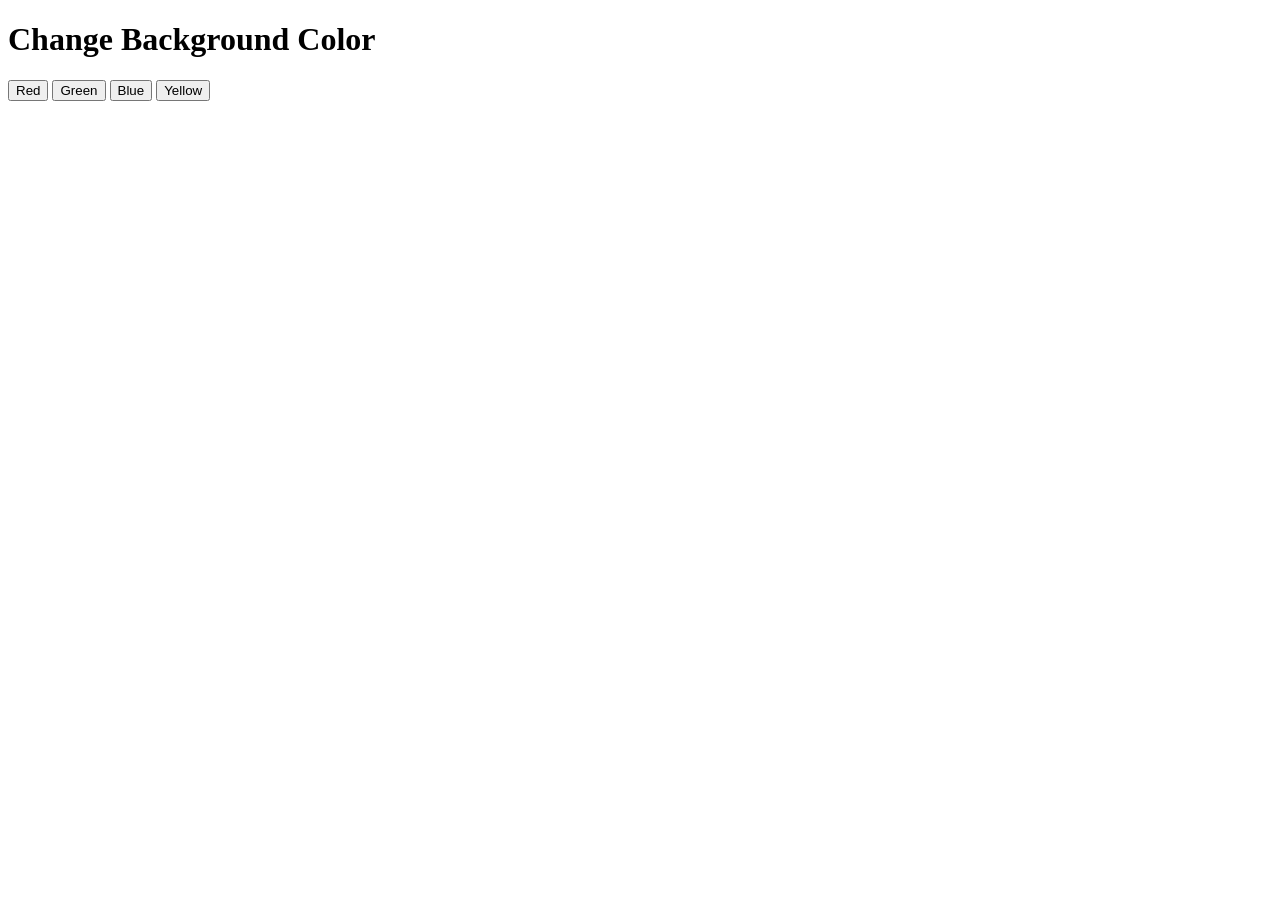
<file: 01_JavaScript/03_project/01-colorchange/index.html>
<!DOCTYPE html>
<html lang="en">
<head>
    <meta charset="UTF-8">
    <meta name="viewport" content="width=device-width, initial-scale=1.0">
    <title>Color Changer</title>
</head>
<body>
    <h1>Change Background Color</h1>
        <button class="color-button" id="red">Red</button>
        <button class="color-button" id="green">Green</button>
        <button class="color-button" id="blue">Blue</button>
        <button class="color-button" id="yellow">Yellow</button>
    <script src="codewithHemant.js"></script>
</body>
</html>
</file>
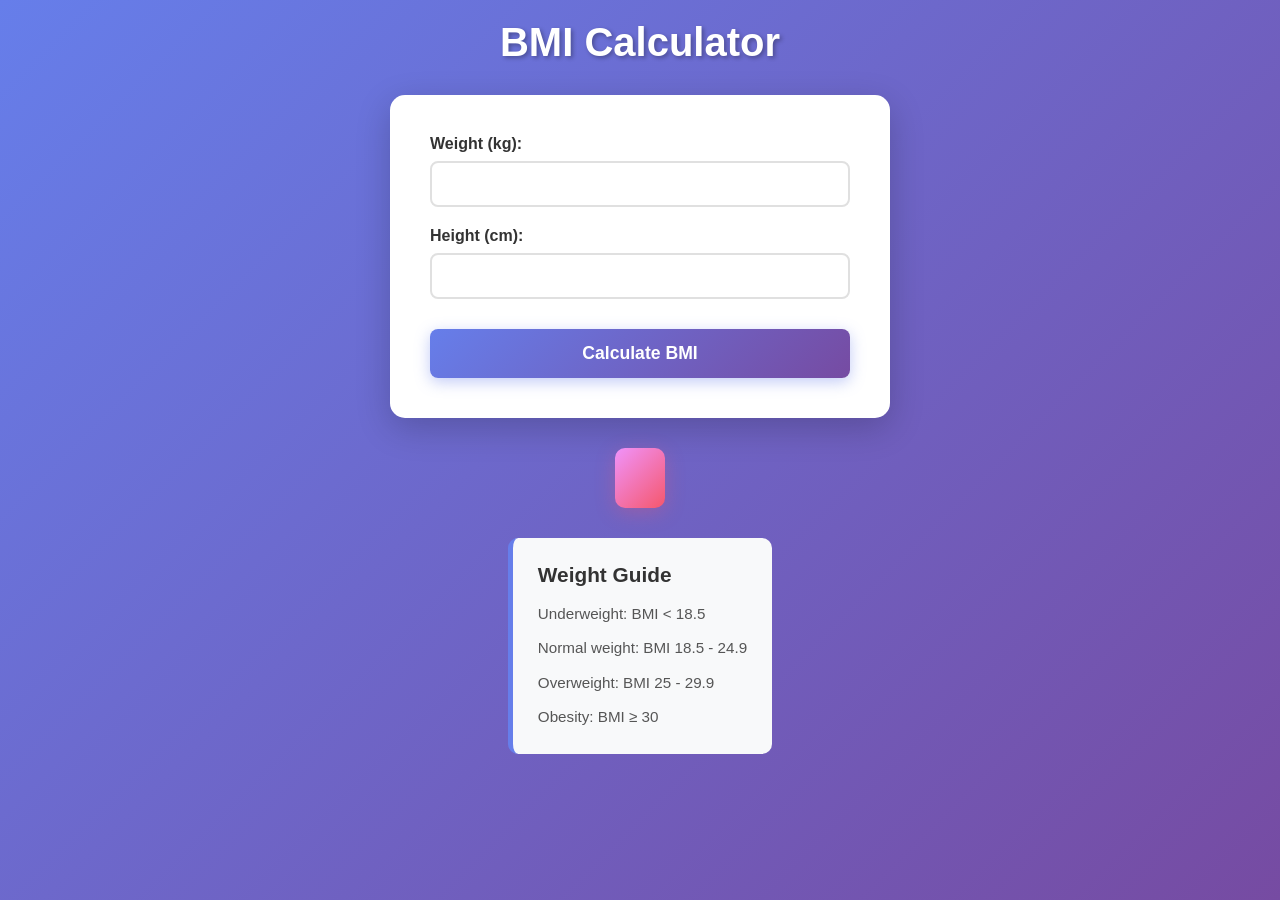
<file: 01_JavaScript/03_project/02-BMICalculator/index.html>
<!DOCTYPE html>
<html lang="en">
<head>
    <meta charset="UTF-8">
    <meta name="viewport" content="width=device-width, initial-scale=1.0">
    <title>BMI Calculator</title>
    <link rel="stylesheet" href="style.css">
</head>
<body>
    <h1>BMI Calculator</h1>
    <form id="bmiForm">
        <p><label for="weight">Weight (kg):</label><input type="number" id="weight" required></p>
        <p><label for="height">Height (cm):</label><input type="number" id="height" required></p>
        <button type="submit">Calculate BMI</button>
    </form>
    <h2 id="result"></h2>  
    <div id="weight-guide">
        <h3>Weight Guide</h3>
        <p>Underweight: BMI &lt; 18.5</p>
        <p>Normal weight: BMI 18.5 - 24.9</p>
        <p>Overweight: BMI 25 - 29.9</p>
        <p>Obesity: BMI ≥ 30</p>
    </div>

    <script src="codewithHemant.js"></script>
</body>
</html>
</file>
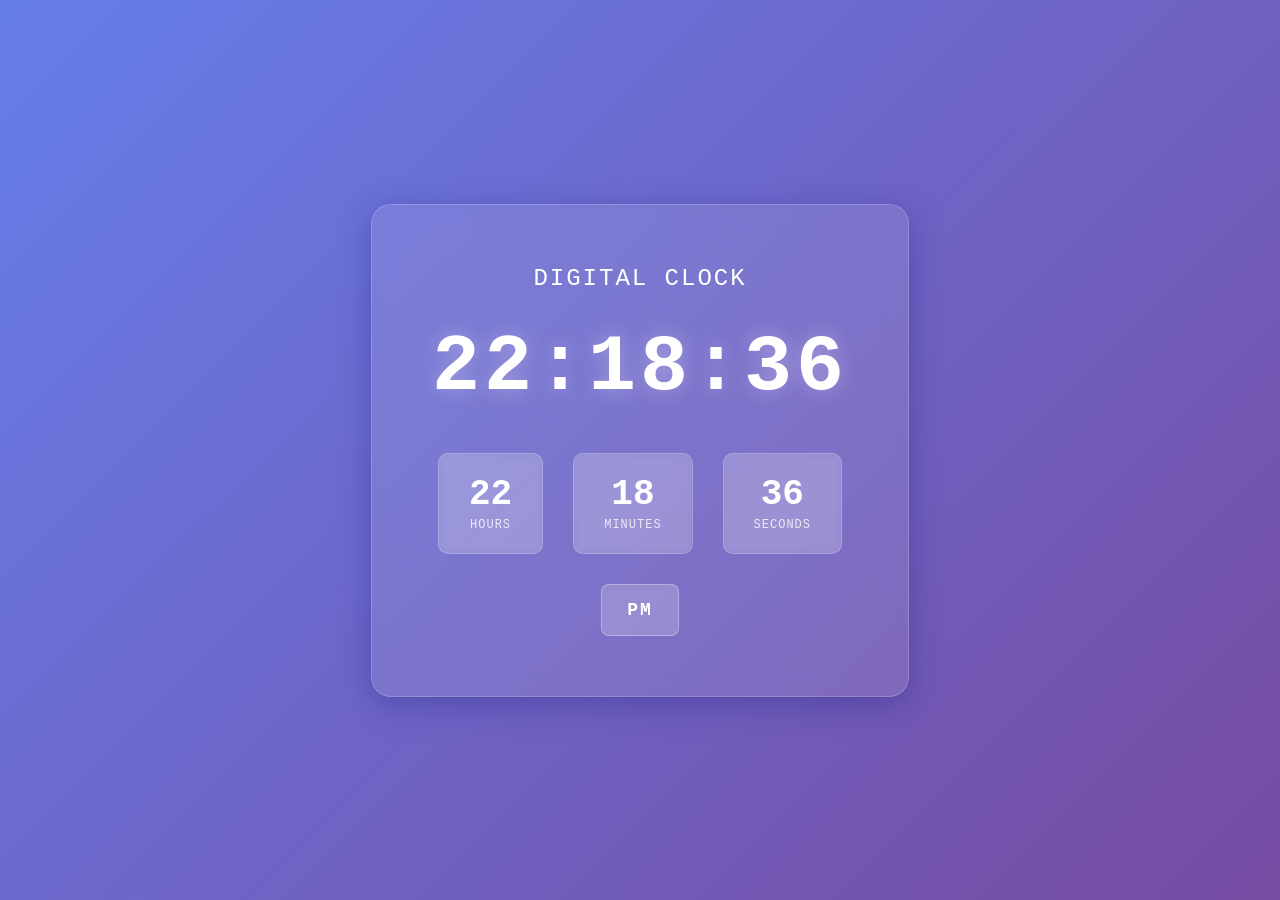
<file: 01_JavaScript/03_project/03-DigitalClock/index.html>
<!DOCTYPE html>
<html lang="en">
<head>
    <meta charset="UTF-8">
    <meta name="viewport" content="width=device-width, initial-scale=1.0">
    <title>Local Time</title>
    <style>
        * {
            margin: 0;
            padding: 0;
            box-sizing: border-box;
        }

        body {
            font-family: 'Courier New', monospace;
            text-align: center;
            height: 100vh;
            display: flex;
            justify-content: center;
            align-items: center;
            background: linear-gradient(135deg, #667eea 0%, #764ba2 100%);
            overflow: hidden;
        }

        .container {
            background: rgba(255, 255, 255, 0.1);
            backdrop-filter: blur(10px);
            padding: 60px;
            border-radius: 20px;
            box-shadow: 0 8px 32px 0 rgba(31, 38, 135, 0.37);
            border: 1px solid rgba(255, 255, 255, 0.18);
            animation: slideDown 0.6s ease-out;
        }

        @keyframes slideDown {
            from {
                opacity: 0;
                transform: translateY(-30px);
            }
            to {
                opacity: 1;
                transform: translateY(0);
            }
        }

        h1 {
            color: #fff;
            font-size: 24px;
            margin-bottom: 30px;
            font-weight: 300;
            letter-spacing: 2px;
            text-transform: uppercase;
        }

        #clock {
            font-size: 80px;
            color: #fff;
            font-weight: bold;
            letter-spacing: 4px;
            text-shadow: 0 0 20px rgba(255, 255, 255, 0.3);
            animation: glow 2s ease-in-out infinite;
            font-family: 'Courier New', monospace;
        }

        @keyframes glow {
            0%, 100% {
                text-shadow: 0 0 20px rgba(255, 255, 255, 0.3);
            }
            50% {
                text-shadow: 0 0 30px rgba(255, 255, 255, 0.6);
            }
        }

        .time-units {
            display: flex;
            justify-content: center;
            gap: 30px;
            margin-top: 40px;
            flex-wrap: wrap;
        }

        .unit {
            background: rgba(255, 255, 255, 0.15);
            padding: 20px 30px;
            border-radius: 10px;
            backdrop-filter: blur(5px);
            border: 1px solid rgba(255, 255, 255, 0.2);
            transition: all 0.3s ease;
        }

        .unit:hover {
            background: rgba(255, 255, 255, 0.25);
            transform: translateY(-5px);
            box-shadow: 0 5px 20px rgba(0, 0, 0, 0.2);
        }

        .unit-value {
            font-size: 36px;
            color: #fff;
            font-weight: bold;
            display: block;
        }

        .unit-label {
            font-size: 12px;
            color: rgba(255, 255, 255, 0.8);
            text-transform: uppercase;
            letter-spacing: 1px;
            margin-top: 8px;
        }

        .am-pm {
            display: inline-block;
            background: rgba(255, 255, 255, 0.2);
            color: #fff;
            padding: 15px 25px;
            border-radius: 8px;
            margin-top: 30px;
            font-size: 18px;
            font-weight: bold;
            letter-spacing: 2px;
            border: 1px solid rgba(255, 255, 255, 0.3);
        }

        @media (max-width: 768px) {
            .container {
                padding: 40px;
            }

            #clock {
                font-size: 60px;
                letter-spacing: 2px;
            }

            .time-units {
                gap: 15px;
                margin-top: 30px;
            }

            .unit {
                padding: 15px 20px;
            }

            .unit-value {
                font-size: 28px;
            }
        }

        @media (max-width: 480px) {
            .container {
                padding: 30px;
            }

            #clock {
                font-size: 48px;
                letter-spacing: 1px;
            }

            .time-units {
                flex-direction: column;
                gap: 10px;
            }

            .unit {
                width: 100%;
            }
        }
    </style>
</head>
<body>
    <div class="container">
        <h1>Digital Clock</h1>
        <div id="clock">Loading...</div>
        
        <div class="time-units">
            <div class="unit">
                <span class="unit-value" id="hours">00</span>
                <span class="unit-label">Hours</span>
            </div>
            <div class="unit">
                <span class="unit-value" id="minutes">00</span>
                <span class="unit-label">Minutes</span>
            </div>
            <div class="unit">
                <span class="unit-value" id="seconds">00</span>
                <span class="unit-label">Seconds</span>
            </div>
        </div>

        <div class="am-pm" id="ampm">AM</div>
    </div>

    <script>
        function updateClock() {
            const now = new Date();
            const hours12 = now.getHours() % 12 || 12;
            const hours24 = String(now.getHours()).padStart(2, '0');
            const minutes = String(now.getMinutes()).padStart(2, '0');
            const seconds = String(now.getSeconds()).padStart(2, '0');
            const ampm = now.getHours() >= 12 ? 'PM' : 'AM';
            
            const timeString = `${hours24}:${minutes}:${seconds}`;
            document.getElementById('clock').textContent = timeString;
            document.getElementById('hours').textContent = String(hours24).padStart(2, '0');
            document.getElementById('minutes').textContent = minutes;
            document.getElementById('seconds').textContent = seconds;
            document.getElementById('ampm').textContent = ampm;
        }
        
        setInterval(updateClock, 1000);
        updateClock(); // Initial call to display time immediately
    </script>   
</body>
</html>
</file>
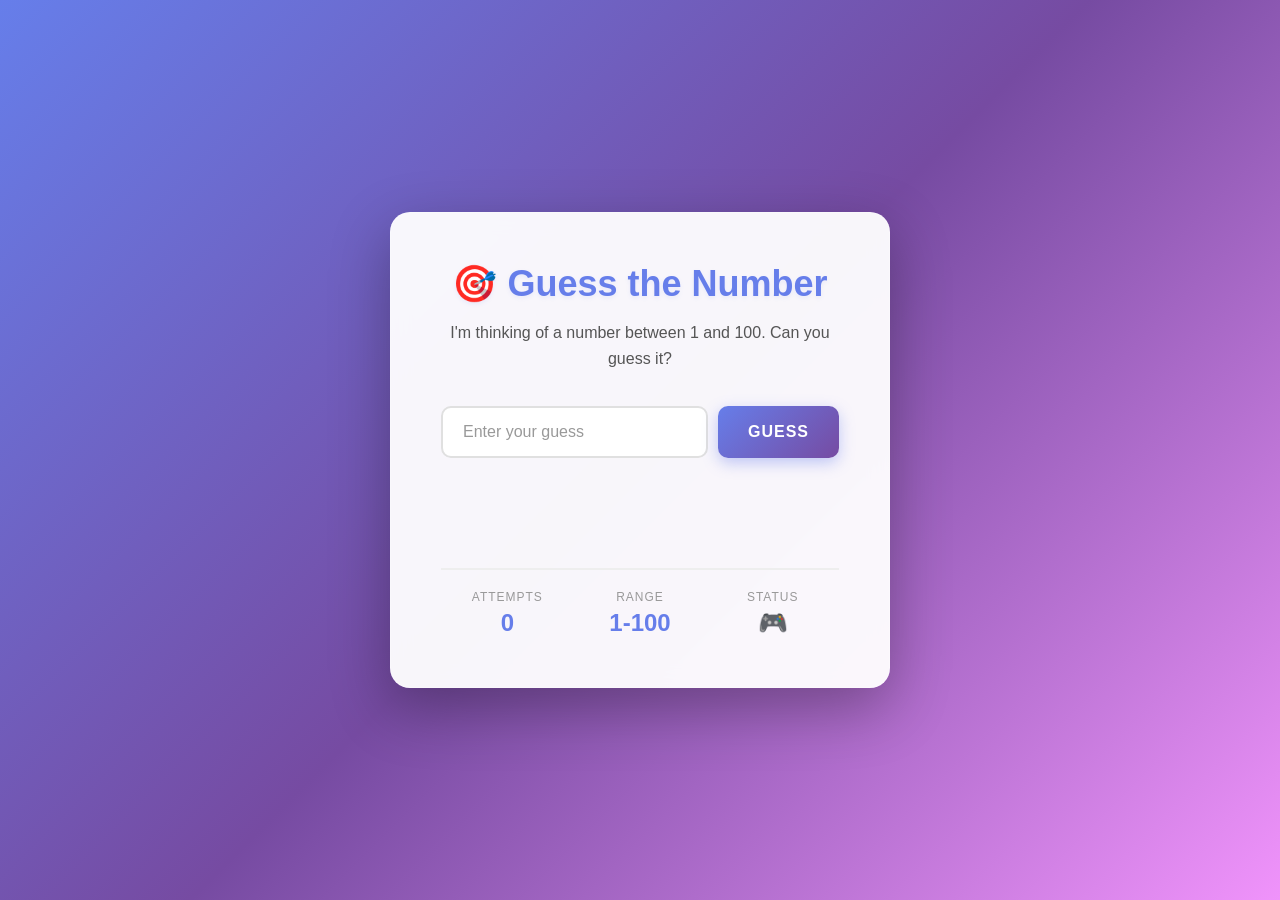
<file: 01_JavaScript/03_project/04-GuessTheNumber/index.html>
<!DOCTYPE html>
<html lang="en">
<head>
    <meta charset="UTF-8">
    <meta name="viewport" content="width=device-width, initial-scale=1.0">
    <title>Guess the Number</title>
    <link rel="stylesheet" href="style.css">
</head>
<body>
    <div class="container">
        <h1>🎯 Guess the Number</h1>
        <p class="description">I'm thinking of a number between 1 and 100. Can you guess it?</p>
        
        <div class="input-group">
            <input type="number" id="guessInput" placeholder="Enter your guess" min="1" max="100">
            <button id="guessButton">Guess</button>
        </div>
        
        <p id="feedback" class="empty"></p>
        
        <div class="stats">
            <div class="stat-item">
                <div class="stat-label">Attempts</div>
                <div class="stat-value" id="attempts">0</div>
            </div>
            <div class="stat-item">
                <div class="stat-label">Range</div>
                <div class="stat-value" id="range">1-100</div>
            </div>
            <div class="stat-item">
                <div class="stat-label">Status</div>
                <div class="stat-value" id="status">🎮</div>
            </div>
        </div>
    </div>

    <script src="codewithHemant.js"></script>
</body>
</html>
</file>
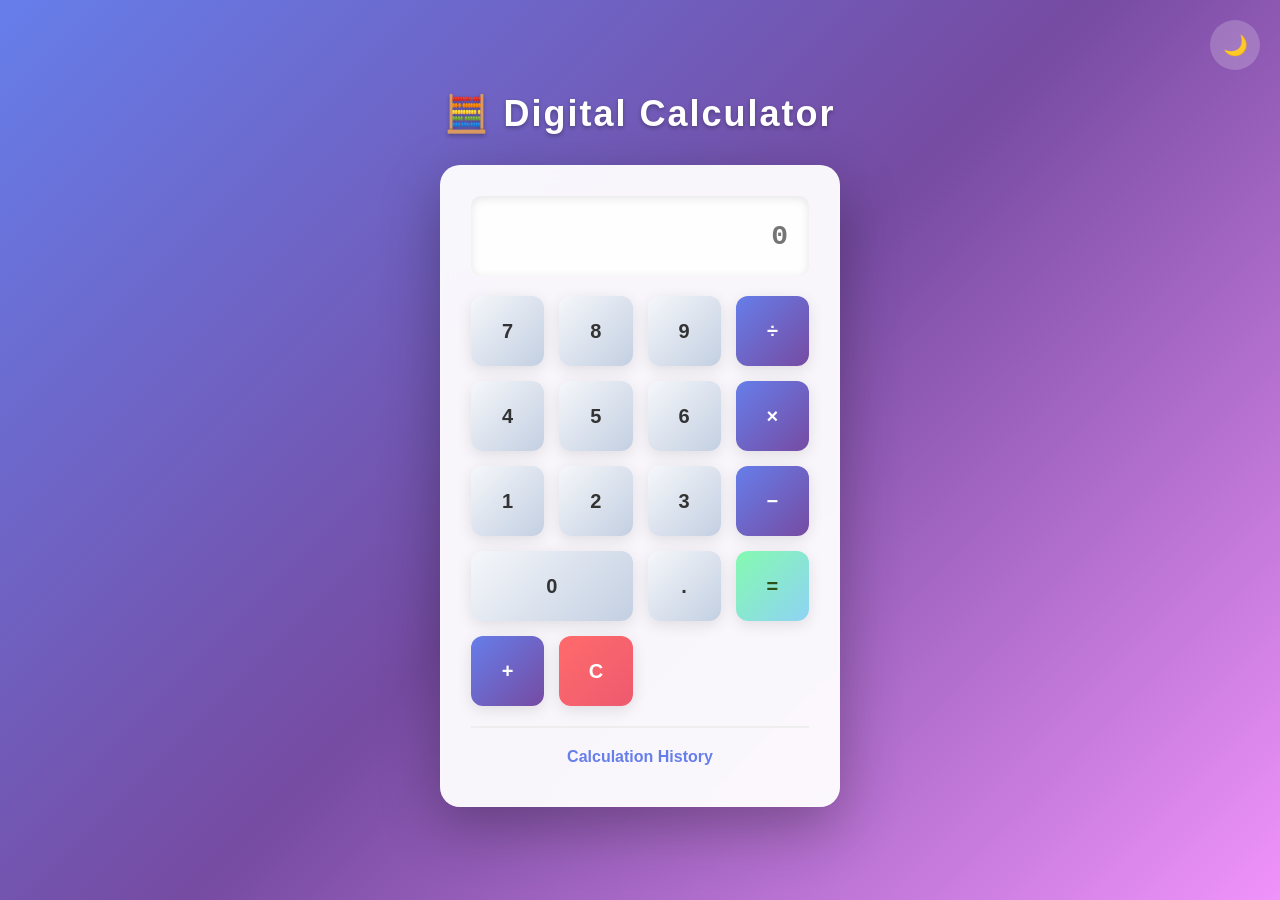
<file: 01_JavaScript/03_project/05-DigitalCalculator/index.html>
<!DOCTYPE html>
<html lang="en">
<head>
    <meta charset="UTF-8">
    <meta name="viewport" content="width=device-width, initial-scale=1.0">
    <title>Digital Calculator</title>
    <link rel="stylesheet" href="style.css">
</head>
<body>
    <button class="theme-toggle" id="themeToggle">🌙</button>
    <h1>🧮 Digital Calculator</h1>
    <div class="calculator" id="calculator">
        <input type="text" id="display" disabled placeholder="0">
        <div class="buttons">
            <button class="btn" data-value="7">7</button>
            <button class="btn" data-value="8">8</button>
            <button class="btn" data-value="9">9</button>
            <button class="btn operator" data-value="/">÷</button>

            <button class="btn" data-value="4">4</button>
            <button class="btn" data-value="5">5</button>
            <button class="btn" data-value="6">6</button>
            <button class="btn operator" data-value="*">×</button>

            <button class="btn" data-value="1">1</button>
            <button class="btn" data-value="2">2</button>
            <button class="btn" data-value="3">3</button>
            <button class="btn operator" data-value="-">−</button>

            <button class="btn" data-value="0">0</button>
            <button class="btn" data-value=".">.</button>
            <button class="btn operator" id="equals" data-value="=">=</button>
            <button class="btn operator" data-value="+">+</button>

            <button class="btn operator" id="clear" data-value="C">C</button>
        </div>

        <div class="history" id="history">
            <h3>Calculation History</h3>
            <div id="historyList"></div>
        </div>
    </div>

    <script src="codewithHemant.js"></script>
</file>
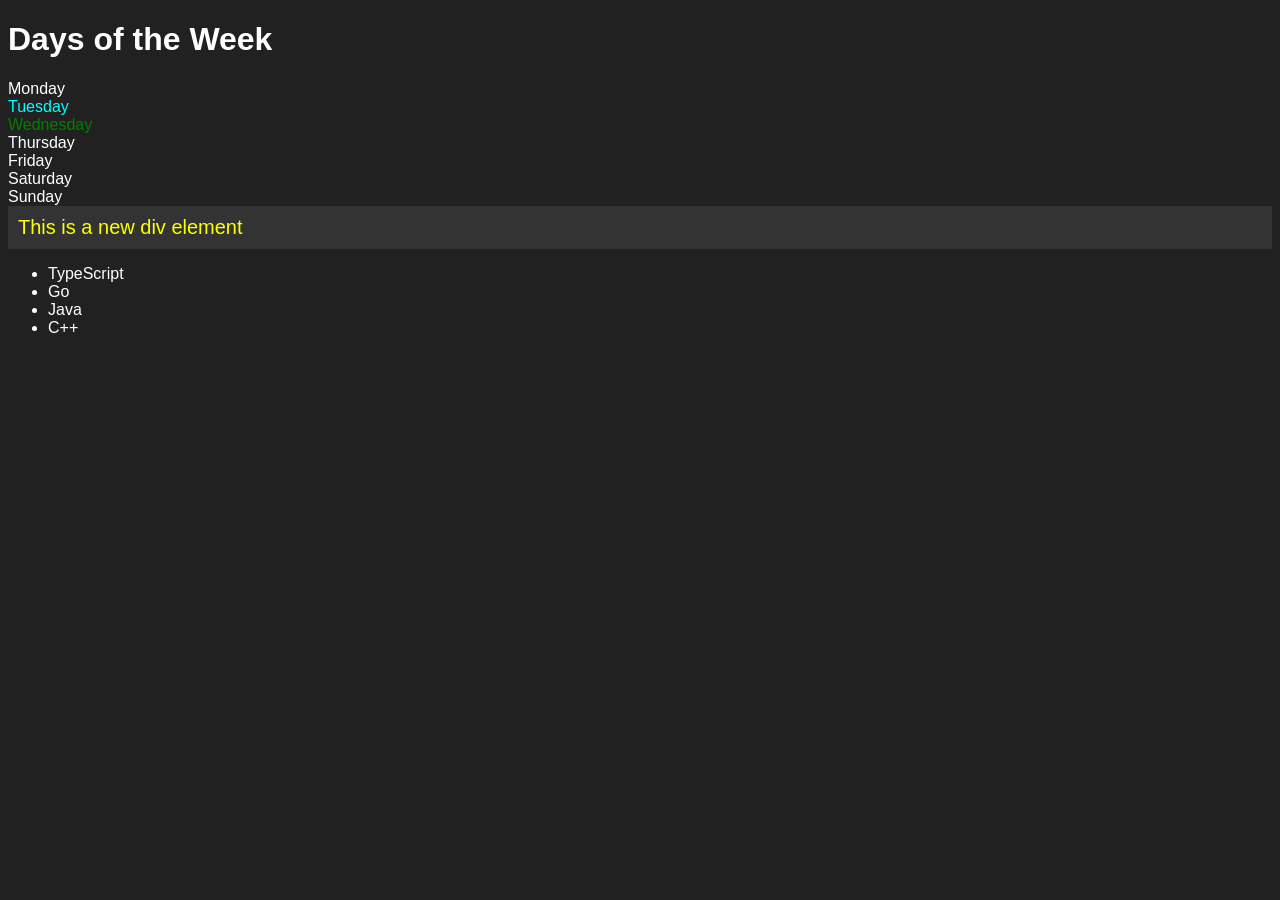
<file: 01_JavaScript/02_dom/01_basic.html>
<!DOCTYPE html>
<html lang="en">
<head>
    <meta charset="UTF-8">
    <meta name="viewport" content="width=device-width, initial-scale=1.0">
    <title>Document</title>
</head>
<body style="background-color: #212121; color: #fff; font-family: Arial, sans-serif;">
    <div class="parent">
        <h1>Days of the Week</h1>
        <div class="days">Monday</div>
        <div class="days">Tuesday</div>
        <div class="days">Wednesday</div>
        <div class="days">Thursday</div>
        <div class="days">Friday</div>
        <div class="days">Saturday</div>
        <div class="days">Sunday</div>
    </div>

    <ul class="language">
        <li>JavaScript</li>
    </ul>
</body>
<script>
    // Get the parent element
    const parent = document.querySelector('.parent');
    // console.log(parent);
    // console.log(parent.children);
    // console.log(parent.children[1].innerHTML);

    for (let i = 0; i < parent.children.length; i++) {
        parent.children[2].style.color = 'cyan';
        parent.children[3].style.color = 'green';
        // console.log(parent.children[i].innerHTML);
    }
    // console.log(parent.childNode);

    const div = document.createElement('div');
    div.className = 'new-div';
    div.id = 'myId';
    div.textContent = 'This is a new div element';
    div.style.color = 'yellow'; 
    div.style.fontSize = '20px';
    div.style.backgroundColor = '#333';
    div.style.padding = '10px';
    parent.appendChild(div);
    console.log(div);
    
    function addLanguage(langName) {
        const li = document.createElement('li');
        li.innerHTML = `${langName}`;
        document.querySelector('.language').appendChild(li);
    }

    addLanguage('Python');
    addLanguage('Java');

    function addOptimusedlang(langName) {
        const li = document.createElement('li');
        li.appendChild(document.createTextNode(langName));  
        document.querySelector('.language').appendChild(li);
    }

    addOptimusedlang('C++');
    addOptimusedlang('Ruby');

    //Edit an element
    const firstLang = document.querySelector('.language li');
    firstLang.textContent = 'TypeScript';   

    const secondLang = document.querySelector('.language li:nth-child(2)'); 
    secondLang.textContent = 'Go';

    //Remove an element
    const thirdLang = document.querySelector('.language li:last-child');
    thirdLang.remove();
</script>
</html>
</file>
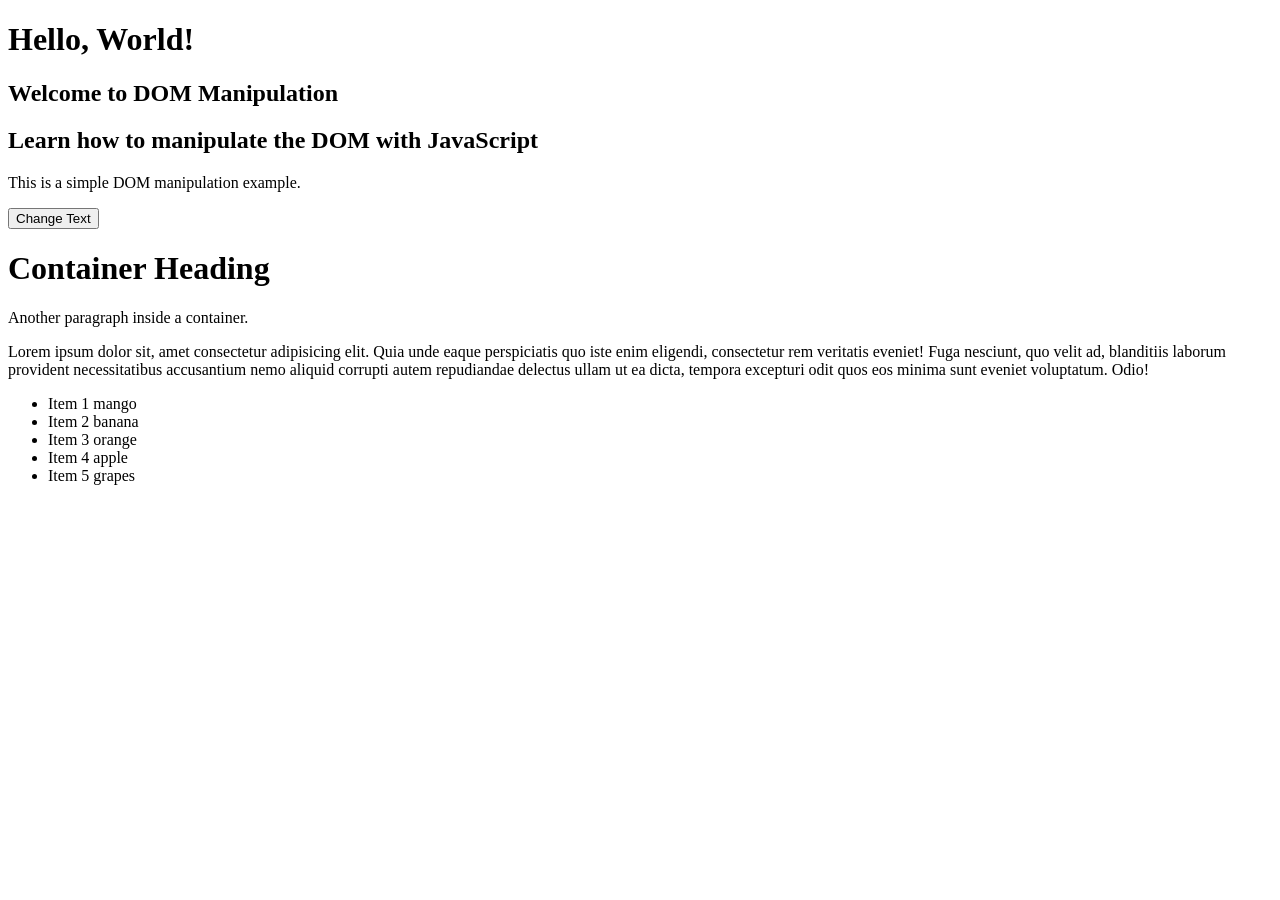
<file: 01_JavaScript/02_dom/idex.html>
<!DOCTYPE html>
<html lang="en">
<head>
    <meta charset="UTF-8">
    <title>DOM Manipulation Learning</title>
</head>
<body>
    <h1 id="main-heading" class="title">Hello, World!</h1>
    <h2>Welcome to DOM Manipulation</h2>
    <h2>Learn how to manipulate the DOM with JavaScript</h2>
    <p class="description">This is a simple DOM manipulation example.</p>
    <button id="change-text-btn">Change Text</button>
    <div class="container">
        <h1>Container Heading</h1>
        <p>Another paragraph inside a container.</p>
        <p>Lorem ipsum dolor sit, amet consectetur adipisicing elit. 
            Quia unde eaque perspiciatis quo iste enim eligendi, consectetur rem veritatis 
            eveniet! Fuga nesciunt, quo velit ad, blanditiis laborum provident necessitatibus 
            accusantium nemo aliquid corrupti autem repudiandae delectus ullam ut ea dicta, 
            tempora excepturi odit quos eos minima sunt eveniet voluptatum. Odio!</p>

        <ul>
            <li class="text">Item 1 mango</li>
            <li class="text">Item 2 banana</li>
            <li class="text">Item 3 orange</li>
            <li class="text">Item 4 apple</li>
            <li class="text">Item 5 grapes</li>
        </ul>
    </div>

    <script>
        // Get the button element
        const button = document.getElementById('change-text-btn');

        // Add a click event listener to the button
        button.addEventListener('click', function() {
            // Get the heading element
            const heading = document.getElementById('main-heading');
            // Change the text content of the heading
            heading.textContent = 'Text Changed!';
        });
    </script>
</body>
</html>
</file>
<file: 01_JavaScript/03_project/02-BMICalculator/style.css>
* {
    margin: 0;
    padding: 0;
    box-sizing: border-box;
}

body {
    font-family: 'Segoe UI', Tahoma, Geneva, Verdana, sans-serif;
    background: linear-gradient(135deg, #667eea 0%, #764ba2 100%);
    min-height: 100vh;
    display: flex;
    flex-direction: column;
    justify-content: flex-start;
    align-items: center;
    padding: 20px;
}

h1 {
    color: #fff;
    text-align: center;
    margin-bottom: 30px;
    font-size: 2.5rem;
    text-shadow: 2px 2px 4px rgba(0, 0, 0, 0.3);
}

form {
    background: white;
    padding: 40px;
    border-radius: 15px;
    box-shadow: 0 10px 35px rgba(0, 0, 0, 0.2);
    max-width: 500px;
    width: 100%;
}

p {
    margin-bottom: 20px;
}

label {
    display: block;
    margin-bottom: 8px;
    color: #333;
    font-weight: 600;
    font-size: 1rem;
}

input[type="number"] {
    width: 100%;
    padding: 12px 15px;
    border: 2px solid #e0e0e0;
    border-radius: 8px;
    font-size: 1rem;
    transition: all 0.3s ease;
}

input[type="number"]:focus {
    outline: none;
    border-color: #667eea;
    box-shadow: 0 0 0 4px rgba(102, 126, 234, 0.1);
}

/* Button Styling */
button {
    width: 100%;
    padding: 14px;
    background: linear-gradient(135deg, #667eea 0%, #764ba2 100%);
    color: white;
    border: none;
    border-radius: 8px;
    font-size: 1.1rem;
    font-weight: 700;
    cursor: pointer;
    transition: all 0.3s ease;
    box-shadow: 0 4px 15px rgba(102, 126, 234, 0.4);
    margin-top: 10px;
}

button:hover {
    transform: translateY(-2px);
    box-shadow: 0 6px 20px rgba(102, 126, 234, 0.6);
}

button:active {
    transform: translateY(0);
    box-shadow: 0 2px 10px rgba(102, 126, 234, 0.4);
}

/* Result Display Styling */
#result {
    background: linear-gradient(135deg, #f093fb 0%, #f5576c 100%);
    color: white;
    padding: 25px;
    border-radius: 10px;
    text-align: center;
    font-size: 1.3rem;
    font-weight: 700;
    margin-top: 30px;
    box-shadow: 0 5px 20px rgba(245, 87, 108, 0.3);
    min-height: 60px;
    display: flex;
    align-items: center;
    justify-content: center;
}

/* Weight Guide Styling */
#weight-guide {
    background: #f8f9fa;
    padding: 25px;
    border-radius: 10px;
    margin-top: 30px;
    border-left: 5px solid #667eea;
}

#weight-guide h3 {
    color: #333;
    margin-bottom: 15px;
    font-size: 1.3rem;
}

#weight-guide p {
    color: #555;
    margin-bottom: 10px;
    line-height: 1.6;
    font-size: 0.95rem;
}

#weight-guide p:last-child {
    margin-bottom: 0;
}
</file>
<file: 01_JavaScript/03_project/04-GuessTheNumber/style.css>
* {
    margin: 0;
    padding: 0;
    box-sizing: border-box;
}

body {
    font-family: 'Segoe UI', Tahoma, Geneva, Verdana, sans-serif;
    background: linear-gradient(135deg, #667eea 0%, #764ba2 50%, #f093fb 100%);
    min-height: 100vh;
    display: flex;
    justify-content: center;
    align-items: center;
    padding: 20px;
    overflow-x: hidden;
}

.container {
    background: rgba(255, 255, 255, 0.95);
    backdrop-filter: blur(10px);
    border-radius: 20px;
    box-shadow: 0 20px 60px rgba(0, 0, 0, 0.3);
    padding: 50px;
    max-width: 500px;
    width: 100%;
    animation: slideUp 0.6s ease-out;
    border: 1px solid rgba(255, 255, 255, 0.2);
}

@keyframes slideUp {
    from {
        opacity: 0;
        transform: translateY(30px);
    }
    to {
        opacity: 1;
        transform: translateY(0);
    }
}

h1 {
    color: #667eea;
    text-align: center;
    font-size: 36px;
    margin-bottom: 15px;
    font-weight: 700;
    text-shadow: 0 2px 4px rgba(102, 126, 234, 0.1);
}

.description {
    text-align: center;
    color: #555;
    font-size: 16px;
    margin-bottom: 35px;
    line-height: 1.6;
}

.input-group {
    display: flex;
    gap: 10px;
    margin-bottom: 30px;
    animation: fadeIn 0.8s ease-out 0.2s backwards;
}

@keyframes fadeIn {
    from {
        opacity: 0;
    }
    to {
        opacity: 1;
    }
}

#guessInput {
    flex: 1;
    padding: 15px 20px;
    border: 2px solid #e0e0e0;
    border-radius: 10px;
    font-size: 16px;
    transition: all 0.3s ease;
    font-weight: 500;
}

#guessInput:focus {
    outline: none;
    border-color: #667eea;
    box-shadow: 0 0 15px rgba(102, 126, 234, 0.3);
}

#guessInput::placeholder {
    color: #999;
}

#guessButton {
    padding: 15px 30px;
    background: linear-gradient(135deg, #667eea 0%, #764ba2 100%);
    color: white;
    border: none;
    border-radius: 10px;
    font-size: 16px;
    font-weight: 600;
    cursor: pointer;
    transition: all 0.3s ease;
    box-shadow: 0 5px 15px rgba(102, 126, 234, 0.4);
    text-transform: uppercase;
    letter-spacing: 1px;
}

#guessButton:hover {
    transform: translateY(-2px);
    box-shadow: 0 8px 20px rgba(102, 126, 234, 0.6);
}

#guessButton:active {
    transform: translateY(0);
    box-shadow: 0 3px 10px rgba(102, 126, 234, 0.4);
}

#feedback {
    text-align: center;
    font-size: 18px;
    font-weight: 600;
    padding: 20px;
    border-radius: 10px;
    min-height: 50px;
    display: flex;
    align-items: center;
    justify-content: center;
    margin-top: 20px;
    animation: fadeIn 0.5s ease-out;
}

#feedback.correct {
    background: linear-gradient(135deg, #84fab0 0%, #8fd3f4 100%);
    color: #2d5016;
    border: 2px solid #84fab0;
}

#feedback.too-high {
    background: linear-gradient(135deg, #fa709a 0%, #fee140 100%);
    color: #8b3a3a;
    border: 2px solid #fa709a;
}

#feedback.too-low {
    background: linear-gradient(135deg, #fa709a 0%, #fee140 100%);
    color: #8b3a3a;
    border: 2px solid #fa709a;
}

#feedback.invalid {
    background: linear-gradient(135deg, #ff6b6b 0%, #ee5a6f 100%);
    color: #fff;
    border: 2px solid #ff6b6b;
}

#feedback.empty {
    color: #999;
    background: transparent;
    border: none;
}

.stats {
    margin-top: 30px;
    padding-top: 20px;
    border-top: 2px solid #eee;
    display: flex;
    justify-content: space-around;
    text-align: center;
    animation: fadeIn 0.8s ease-out 0.3s backwards;
}

.stat-item {
    flex: 1;
}

.stat-label {
    color: #999;
    font-size: 12px;
    text-transform: uppercase;
    letter-spacing: 1px;
    margin-bottom: 5px;
}

.stat-value {
    color: #667eea;
    font-size: 24px;
    font-weight: 700;
}

.attempt-info {
    text-align: center;
    color: #888;
    font-size: 14px;
    margin-top: 20px;
}

/* Responsive Design */
@media (max-width: 600px) {
    .container {
        padding: 30px 20px;
        border-radius: 15px;
    }

    h1 {
        font-size: 28px;
        margin-bottom: 10px;
    }

    .description {
        font-size: 14px;
        margin-bottom: 25px;
    }

    .input-group {
        flex-direction: column;
        gap: 10px;
    }

    #guessInput,
    #guessButton {
        width: 100%;
    }

    #feedback {
        font-size: 16px;
        padding: 15px;
        min-height: 45px;
    }

    .stats {
        margin-top: 20px;
        padding-top: 15px;
        gap: 10px;
    }

    .stat-value {
        font-size: 20px;
    }
}

@media (max-width: 400px) {
    .container {
        padding: 20px 15px;
    }

    h1 {
        font-size: 24px;
    }

    .description {
        font-size: 13px;
    }

    #guessInput,
    #guessButton {
        padding: 12px 15px;
        font-size: 14px;
    }

    .stats {
        flex-direction: column;
        gap: 15px;
    }
}

/* Animation for correct answer */
@keyframes pulse {
    0%, 100% {
        transform: scale(1);
    }
    50% {
        transform: scale(1.05);
    }
}

#feedback.correct {
    animation: pulse 0.6s ease-in-out;
}

/* Success confetti-like effect */
@keyframes bounce {
    0%, 100% {
        transform: translateY(0);
    }
    50% {
        transform: translateY(-10px);
    }
}

#feedback.correct {
    animation: bounce 0.6s ease-in-out;
}
</file>
<file: 01_JavaScript/03_project/05-DigitalCalculator/style.css>
* {
    margin: 0;
    padding: 0;
    box-sizing: border-box;
}

body {
    font-family: 'Segoe UI', Tahoma, Geneva, Verdana, sans-serif;
    background: linear-gradient(135deg, #667eea 0%, #764ba2 50%, #f093fb 100%);
    min-height: 100vh;
    display: flex;
    flex-direction: column;
    justify-content: center;
    align-items: center;
    padding: 20px;
    overflow-x: hidden;
}

h1 {
    color: #fff;
    font-size: 36px;
    margin-bottom: 30px;
    text-shadow: 0 2px 4px rgba(0, 0, 0, 0.3);
    font-weight: 700;
    letter-spacing: 2px;
    animation: fadeInDown 0.6s ease-out;
}

@keyframes fadeInDown {
    from {
        opacity: 0;
        transform: translateY(-30px);
    }
    to {
        opacity: 1;
        transform: translateY(0);
    }
}

.calculator {
    background: rgba(255, 255, 255, 0.95);
    backdrop-filter: blur(10px);
    border-radius: 20px;
    box-shadow: 0 20px 60px rgba(0, 0, 0, 0.3);
    padding: 30px;
    max-width: 400px;
    width: 100%;
    animation: slideUp 0.6s ease-out 0.2s backwards;
    border: 1px solid rgba(255, 255, 255, 0.2);
}

@keyframes slideUp {
    from {
        opacity: 0;
        transform: translateY(30px);
    }
    to {
        opacity: 1;
        transform: translateY(0);
    }
}

#display {
    width: 100%;
    height: 80px;
    border: none;
    background: rgba(255, 255, 255, 0.9);
    border-radius: 10px;
    margin-bottom: 20px;
    padding: 0 20px;
    font-size: 28px;
    font-weight: 600;
    text-align: right;
    color: #333;
    box-shadow: inset 0 2px 10px rgba(0, 0, 0, 0.1);
    outline: none;
    font-family: 'Courier New', monospace;
    letter-spacing: 1px;
    transition: all 0.3s ease;
}

#display:focus {
    box-shadow: inset 0 2px 15px rgba(102, 126, 234, 0.2);
}

.buttons {
    display: grid;
    grid-template-columns: repeat(4, 1fr);
    gap: 15px;
}

.btn {
    height: 70px;
    border: none;
    border-radius: 12px;
    font-size: 20px;
    font-weight: 600;
    cursor: pointer;
    transition: all 0.2s ease;
    box-shadow: 0 4px 15px rgba(0, 0, 0, 0.1);
    position: relative;
    overflow: hidden;
}

.btn::before {
    content: '';
    position: absolute;
    top: 0;
    left: -100%;
    width: 100%;
    height: 100%;
    background: linear-gradient(90deg, transparent, rgba(255, 255, 255, 0.2), transparent);
    transition: left 0.5s;
}

.btn:hover::before {
    left: 100%;
}

.btn:hover {
    transform: translateY(-2px);
    box-shadow: 0 6px 20px rgba(0, 0, 0, 0.2);
}

.btn:active {
    transform: translateY(0);
    box-shadow: 0 2px 10px rgba(0, 0, 0, 0.1);
}

.btn {
    background: linear-gradient(135deg, #f5f7fa 0%, #c3cfe2 100%);
    color: #333;
}

.btn.operator {
    background: linear-gradient(135deg, #667eea 0%, #764ba2 100%);
    color: white;
}

.btn#equals {
    background: linear-gradient(135deg, #84fab0 0%, #8fd3f4 100%);
    color: #2d5016;
    font-weight: 700;
}

.btn#clear {
    background: linear-gradient(135deg, #ff6b6b 0%, #ee5a6f 100%);
    color: white;
}

.btn#equals:hover {
    background: linear-gradient(135deg, #84fab0 0%, #8fd3f4 100%);
    transform: translateY(-2px);
    box-shadow: 0 6px 20px rgba(132, 250, 176, 0.4);
}

.btn#clear:hover {
    background: linear-gradient(135deg, #ff6b6b 0%, #ee5a6f 100%);
    transform: translateY(-2px);
    box-shadow: 0 6px 20px rgba(255, 107, 107, 0.4);
}

/* Special styling for zero button */
.btn[data-value="0"] {
    grid-column: span 2;
}

/* History section */
.history {
    margin-top: 20px;
    padding-top: 20px;
    border-top: 2px solid #eee;
    max-height: 150px;
    overflow-y: auto;
}

.history h3 {
    color: #667eea;
    margin-bottom: 10px;
    font-size: 16px;
    text-align: center;
}

.history-item {
    background: rgba(102, 126, 234, 0.1);
    padding: 8px 12px;
    border-radius: 6px;
    margin-bottom: 5px;
    font-size: 14px;
    color: #555;
    text-align: center;
    font-family: 'Courier New', monospace;
}

/* Responsive Design */
@media (max-width: 480px) {
    .calculator {
        padding: 20px;
        max-width: 320px;
    }

    h1 {
        font-size: 28px;
        margin-bottom: 20px;
    }

    #display {
        height: 60px;
        font-size: 24px;
        padding: 0 15px;
    }

    .btn {
        height: 55px;
        font-size: 18px;
    }

    .buttons {
        gap: 10px;
    }
}

@media (max-width: 360px) {
    .calculator {
        padding: 15px;
        max-width: 280px;
    }

    #display {
        height: 50px;
        font-size: 20px;
    }

    .btn {
        height: 50px;
        font-size: 16px;
    }
}

/* Dark mode toggle */
.theme-toggle {
    position: absolute;
    top: 20px;
    right: 20px;
    background: rgba(255, 255, 255, 0.2);
    border: none;
    border-radius: 50%;
    width: 50px;
    height: 50px;
    cursor: pointer;
    font-size: 20px;
    transition: all 0.3s ease;
    backdrop-filter: blur(10px);
}

.theme-toggle:hover {
    background: rgba(255, 255, 255, 0.3);
    transform: scale(1.1);
}

/* Dark theme */
body.dark {
    background: linear-gradient(135deg, #2c3e50 0%, #34495e 50%, #2c3e50 100%);
}

body.dark .calculator {
    background: rgba(44, 62, 80, 0.95);
    border: 1px solid rgba(255, 255, 255, 0.1);
}

body.dark h1 {
    color: #ecf0f1;
}

body.dark #display {
    background: rgba(52, 73, 94, 0.9);
    color: #ecf0f1;
    box-shadow: inset 0 2px 10px rgba(0, 0, 0, 0.3);
}

body.dark .btn {
    background: linear-gradient(135deg, #34495e 0%, #2c3e50 100%);
    color: #ecf0f1;
    box-shadow: 0 4px 15px rgba(0, 0, 0, 0.3);
}

body.dark .btn.operator {
    background: linear-gradient(135deg, #e74c3c 0%, #c0392b 100%);
}

body.dark .btn#equals {
    background: linear-gradient(135deg, #27ae60 0%, #229954 100%);
}

body.dark .btn#clear {
    background: linear-gradient(135deg, #e74c3c 0%, #c0392b 100%);
}

body.dark .history-item {
    background: rgba(52, 73, 94, 0.5);
    color: #bdc3c7;
}

/* Calculator glow effect */
.calculator.glow {
    box-shadow: 0 20px 60px rgba(102, 126, 234, 0.4), 0 0 30px rgba(102, 126, 234, 0.2);
}

/* Button press animation */
.btn.pressed {
    animation: press 0.1s ease-out;
}

@keyframes press {
    0% { transform: scale(1); }
    50% { transform: scale(0.95); }
    100% { transform: scale(1); }
}

/* Loading animation for display */
#display.loading {
    background: linear-gradient(90deg, rgba(255, 255, 255, 0.9) 25%, rgba(200, 200, 200, 0.9) 50%, rgba(255, 255, 255, 0.9) 75%);
    background-size: 200% 100%;
    animation: loading 1.5s infinite;
}

@keyframes loading {
    0% { background-position: 200% 0; }
    100% { background-position: -200% 0; }
}
</file>
